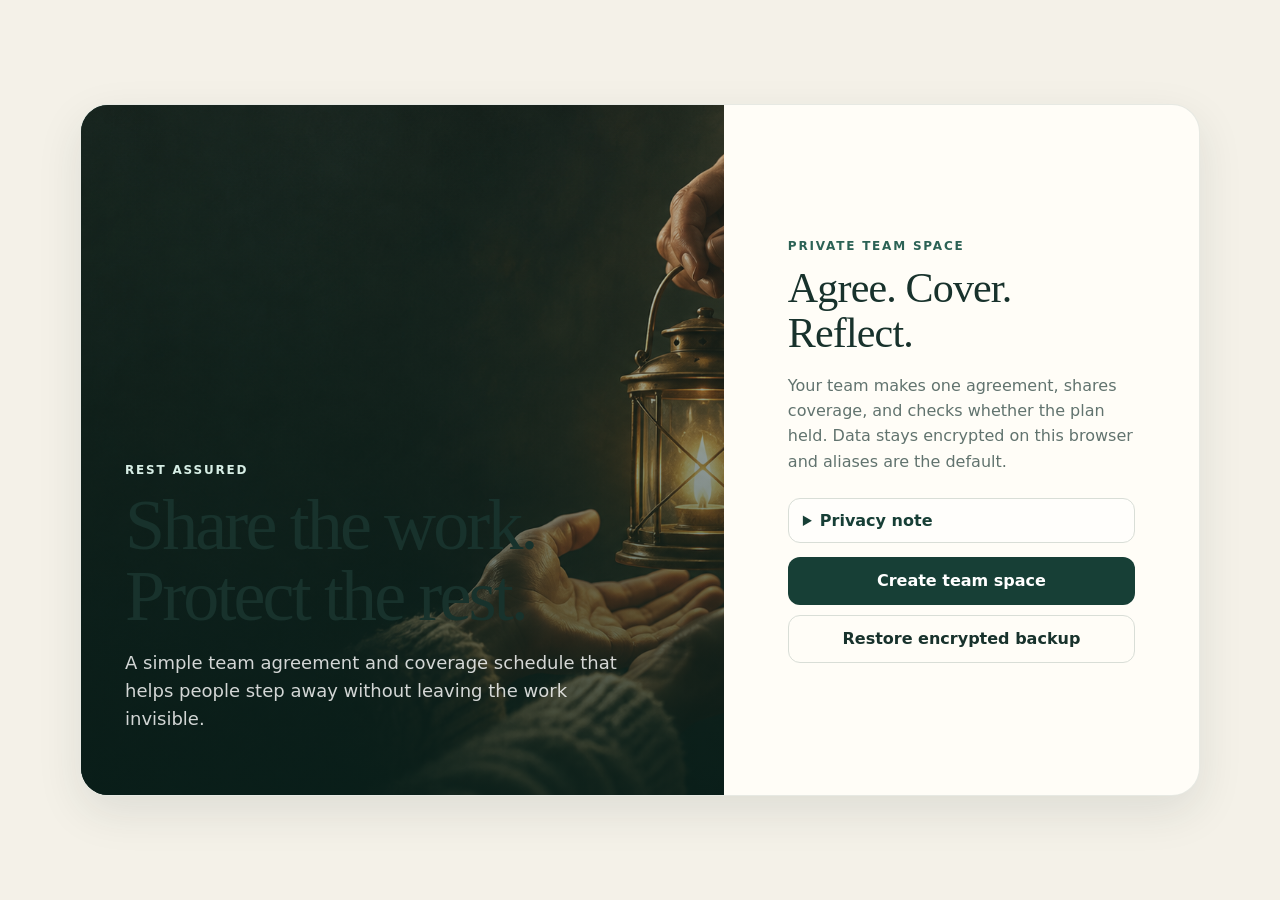
<file: index.html>
<!doctype html>
<html lang="en">
<head>
  <meta charset="utf-8">
  <meta name="viewport" content="width=device-width, initial-scale=1, viewport-fit=cover">
  <meta name="theme-color" content="#173f36">
  <meta name="color-scheme" content="light">
  <meta http-equiv="Content-Security-Policy" content="default-src 'self'; img-src 'self' data: blob:; style-src 'self'; script-src 'self'; connect-src 'none'; font-src 'none'; object-src 'none'; frame-src 'none'; base-uri 'none'; form-action 'self'">
  <title>Rest Assured</title>
  <link rel="manifest" href="manifest.webmanifest">
  <link rel="icon" href="assets/icon-192.png" type="image/png">
  <link rel="stylesheet" href="styles.css">
</head>
<body>
  <a class="skip-link" href="#main">Skip to main content</a>

  <div id="app-shell" class="app-shell hidden" aria-hidden="true">
    <header class="topbar no-print">
      <button id="brand-home" class="brand-button" type="button" aria-label="Go to overview">
        <span class="brand-mark" aria-hidden="true">◐</span>
        <span><strong>Rest Assured</strong><small>shared rest practice</small></span>
      </button>
      <div class="topbar-actions">
        <span id="save-state" class="save-state" aria-live="polite">Locked</span>
        <button id="print-button" class="button ghost" type="button">Print schedule</button>
        <button id="settings-button" class="button ghost" type="button">Settings</button>
        <button id="lock-button" class="button ghost" type="button">Lock</button>
      </div>
    </header>

    <div class="layout">
      <nav class="side-nav no-print" aria-label="Primary">
        <button data-view="overview" class="nav-item active" type="button"><span aria-hidden="true">⌂</span>Home</button>
        <button data-view="covenant" class="nav-item" type="button"><span aria-hidden="true">✦</span>Agreement</button>
        <button data-view="rota" class="nav-item" type="button"><span aria-hidden="true">↻</span>Coverage</button>
        <button data-view="pulse" class="nav-item" type="button"><span aria-hidden="true">◔</span>Reflect</button>
      </nav>

      <main id="main" class="main" tabindex="-1">
        <section id="view-overview" class="view active"></section>
        <section id="view-covenant" class="view"></section>
        <section id="view-rota" class="view"></section>
        <section id="view-pulse" class="view"></section>
        <section id="view-settings" class="view"></section>
      </main>
    </div>
  </div>

  <main id="gate" class="gate">
    <section class="gate-card" aria-labelledby="gate-title">
      <div class="gate-art" aria-hidden="true">
        <img src="assets/lantern.png" alt="">
        <div class="gate-art-overlay"></div>
        <div class="gate-art-copy">
          <p class="eyebrow light">Rest Assured</p>
          <h1 id="gate-title">Share the work.<br>Protect the rest.</h1>
          <p>A simple team agreement and coverage schedule that helps people step away without leaving the work invisible.</p>
        </div>
      </div>

      <div class="gate-panel">
        <div id="welcome-panel">
          <p class="eyebrow">Private team space</p>
          <h2>Agree. Cover. Reflect.</h2>
          <p class="lede">Your team makes one agreement, shares coverage, and checks whether the plan held. Data stays encrypted on this browser and aliases are the default.</p>
          <details class="plain-details"><summary>Privacy note</summary><p>This prototype is one-device only and has no cloud sync or tracking. A real high-risk deployment still needs an independent security review.</p></details>
          <div class="stack gap-sm">
            <button id="create-vault-button" class="button primary full" type="button">Create team space</button>
            <button id="unlock-existing-button" class="button secondary full hidden" type="button">Open existing team</button>
            <label class="button ghost full file-button">Restore encrypted backup<input id="import-gate-file" type="file" accept="application/json,.json" hidden></label>
          </div>
        </div>

        <form id="create-vault-form" class="hidden" novalidate>
          <button class="text-button back-to-welcome" type="button">← Back</button>
          <p class="eyebrow">Create team space</p>
          <h2>Protect this team with a passphrase.</h2>
          <p class="lede">There is no account or recovery service, so use a passphrase the team can safely retain.</p>
          <label class="field"><span>Passphrase</span><input id="new-passphrase" type="password" autocomplete="new-password" minlength="12" required><small>At least 12 characters. Prefer several unrelated words.</small></label>
          <label class="field"><span>Confirm passphrase</span><input id="confirm-passphrase" type="password" autocomplete="new-password" minlength="12" required></label>
          <label class="field"><span>Team name <em>optional</em></span><input id="new-team-label" type="text" maxlength="80" placeholder="e.g., Local team"></label>
          <label class="check-card"><input id="load-demo" type="checkbox"><span><strong>Load fictional Cedar / Birch / Ash demo</strong><small>Useful for the pitch. It contains only synthetic data.</small></span></label>
          <div id="create-error" class="form-error" role="alert"></div>
          <button class="button primary full" type="submit">Create team space</button>
        </form>

        <form id="unlock-form" class="hidden" novalidate>
          <button class="text-button back-to-welcome" type="button">← Back</button>
          <p class="eyebrow">Welcome back</p>
          <h2>Open your team space.</h2>
          <label class="field"><span>Passphrase</span><input id="unlock-passphrase" type="password" autocomplete="current-password" required autofocus></label>
          <div id="unlock-error" class="form-error" role="alert"></div>
          <button class="button primary full" type="submit">Open team space</button>
        </form>
      </div>
    </section>
  </main>

  <div id="modal-root"></div>
  <div id="toast" class="toast" role="status" aria-live="polite"></div>

  <script src="core.js"></script>
  <script src="app.js"></script>
</body>
</html>
</file>
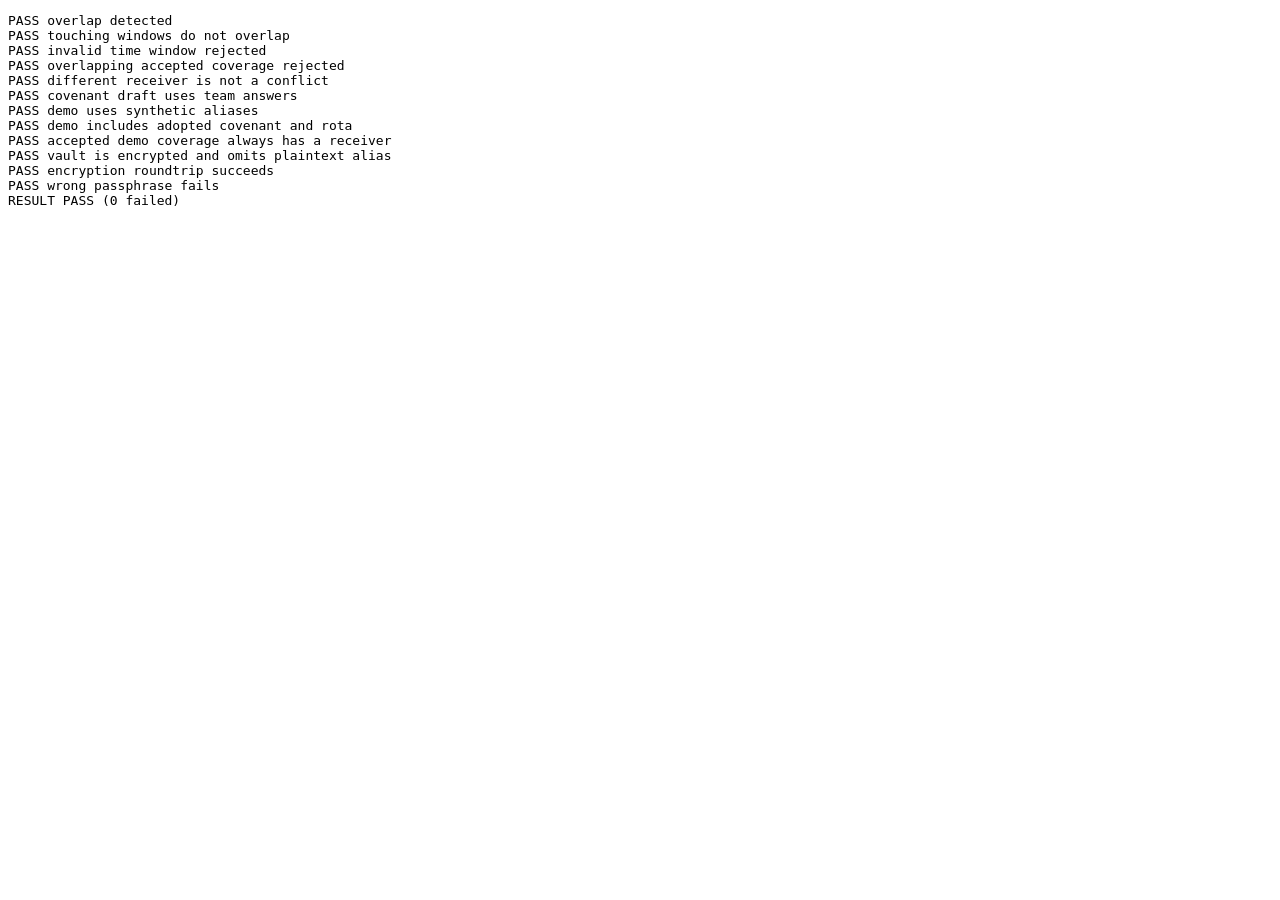
<file: tests.html>
<!doctype html>
<meta charset="utf-8">
<title>Rest Assured tests</title>
<pre id="out">Running…</pre>
<script src="core.js"></script>
<script>
(async () => {
  const C = window.RestAssuredCore;
  const lines = [];
  let failed = 0;
  function ok(condition, name) {
    if (condition) lines.push(`PASS ${name}`);
    else { lines.push(`FAIL ${name}`); failed += 1; }
  }
  try {
    ok(C.overlaps('2026-01-01T10:00:00Z','2026-01-01T12:00:00Z','2026-01-01T11:00:00Z','2026-01-01T13:00:00Z'), 'overlap detected');
    ok(!C.overlaps('2026-01-01T10:00:00Z','2026-01-01T12:00:00Z','2026-01-01T12:00:00Z','2026-01-01T13:00:00Z'), 'touching windows do not overlap');
    ok(C.validateTimeWindow('2026-01-01T12:00:00Z','2026-01-01T10:00:00Z').length > 0, 'invalid time window rejected');

    const s = C.blankState();
    s.team.aliases = [{id:'a',alias:'Cedar',role:''},{id:'b',alias:'Birch',role:''}];
    const p = {assignments:[{id:'x',coverageAliasId:'b',state:'accepted',start:'2026-01-01T10:00:00Z',end:'2026-01-01T12:00:00Z'}]};
    const conflict = C.findAcceptedConflict(p.assignments,{id:'y',coverageAliasId:'b',state:'accepted',start:'2026-01-01T11:00:00Z',end:'2026-01-01T13:00:00Z'});
    ok(Boolean(conflict), 'overlapping accepted coverage rejected');
    ok(!C.findAcceptedConflict(p.assignments,{id:'y',coverageAliasId:'a',state:'accepted',start:'2026-01-01T11:00:00Z',end:'2026-01-01T13:00:00Z'}), 'different receiver is not a conflict');

    const draft = C.buildCovenantDraft('secular', {restMeaning:'rest means stepping away',coverageRule:'coverage is accepted explicitly',genuineExceptions:'exceptions are discussed openly',pauseRule:'nonessential work can pause'});
    ok(draft.includes('rest means stepping away') && draft.includes('nonessential work can pause'), 'covenant draft uses team answers');

    const demo = C.createDemoState();
    ok(demo.team.aliases.map(x=>x.alias).join(',') === 'Cedar,Birch,Ash', 'demo uses synthetic aliases');
    ok(demo.covenant.status === 'adopted' && demo.periods[0].assignments.length === 4, 'demo includes adopted covenant and rota');
    ok(!demo.periods[0].assignments.some(a => a.state === 'accepted' && !a.coverageAliasId), 'accepted demo coverage always has a receiver');

    const pass = 'correct horse battery staple';
    const vault = await C.encryptState(demo, pass);
    ok(vault.format === 'rest-assured-encrypted-v1' && vault.ciphertext && !JSON.stringify(vault).includes('Cedar'), 'vault is encrypted and omits plaintext alias');
    const roundtrip = await C.decryptVault(vault, pass);
    ok(roundtrip.team.aliases[0].alias === 'Cedar', 'encryption roundtrip succeeds');
    let wrongFailed = false;
    try { await C.decryptVault(vault, 'this is the wrong passphrase'); } catch (_) { wrongFailed = true; }
    ok(wrongFailed, 'wrong passphrase fails');
  } catch (err) {
    lines.push(`ERROR ${err.stack || err}`);
    failed += 1;
  }
  lines.push(`RESULT ${failed === 0 ? 'PASS' : 'FAIL'} (${failed} failed)`);
  document.querySelector('#out').textContent = lines.join('\n');
  document.title = failed === 0 ? 'TESTS PASS' : 'TESTS FAIL';
})();
</script>
</file>
<file: styles.css>
:root {
  --ink: #18322c;
  --muted: #61736e;
  --paper: #f4f1e8;
  --card: #fffdf7;
  --line: #d9ded7;
  --green: #173f36;
  --green-2: #2c6255;
  --mint: #dcebe2;
  --mint-2: #edf5ef;
  --amber: #b56f2c;
  --amber-bg: #f7ead9;
  --red: #9d443a;
  --red-bg: #f7e4df;
  --blue-bg: #e7eef2;
  --shadow: 0 16px 45px rgba(27, 52, 45, .10);
  --radius: 20px;
  font-family: Inter, ui-sans-serif, system-ui, -apple-system, BlinkMacSystemFont, "Segoe UI", sans-serif;
}

* { box-sizing: border-box; }
html { background: var(--paper); color: var(--ink); }
body { margin: 0; min-height: 100vh; background: var(--paper); }
button, input, textarea, select { font: inherit; }
button { color: inherit; }
button:focus-visible, input:focus-visible, textarea:focus-visible, select:focus-visible, a:focus-visible { outline: 3px solid #7caa99; outline-offset: 2px; }
.hidden { display: none !important; }
.skip-link { position: fixed; left: 12px; top: -80px; z-index: 9999; padding: 10px 14px; background: #fff; border-radius: 8px; }
.skip-link:focus { top: 12px; }

.gate { min-height: 100vh; display: grid; place-items: center; padding: 24px; }
.gate-card { width: min(1120px, 100%); min-height: 690px; display: grid; grid-template-columns: 1.15fr .85fr; overflow: hidden; background: var(--card); border: 1px solid rgba(23, 63, 54, .1); border-radius: 28px; box-shadow: var(--shadow); }
.gate-art { position: relative; min-height: 690px; background: var(--green); overflow: hidden; }
.gate-art img { position: absolute; width: 100%; height: 100%; object-fit: cover; inset: 0; filter: saturate(.78) contrast(.94); }
.gate-art-overlay { position: absolute; inset: 0; background: linear-gradient(180deg, rgba(7, 31, 26, .12), rgba(7, 31, 26, .75)); }
.gate-art-copy { position: absolute; left: 44px; right: 44px; bottom: 44px; color: #fff; max-width: 560px; }
.gate-art-copy h1 { margin: 0 0 16px; font-family: Georgia, "Times New Roman", serif; font-size: clamp(42px, 6vw, 72px); font-weight: 500; line-height: .98; letter-spacing: -.04em; }
.gate-art-copy p:last-child { max-width: 520px; color: rgba(255,255,255,.82); font-size: 18px; line-height: 1.55; }
.gate-panel { padding: clamp(32px, 6vw, 64px); display: flex; align-items: center; }
.gate-panel > * { width: 100%; }

.eyebrow { margin: 0 0 10px; font-size: 12px; font-weight: 800; text-transform: uppercase; letter-spacing: .15em; color: var(--green-2); }
.eyebrow.light { color: #d7eee5; }
h1, h2, h3 { color: var(--ink); }
h2 { margin: 0 0 12px; font-family: Georgia, "Times New Roman", serif; font-size: clamp(30px, 4vw, 42px); font-weight: 500; line-height: 1.08; letter-spacing: -.02em; }
h3 { margin: 0 0 8px; font-size: 18px; }
p { line-height: 1.58; }
.lede { color: var(--muted); font-size: 16px; margin-bottom: 24px; }
.muted { color: var(--muted); }
.small { font-size: 13px; }

.callout { display: grid; gap: 4px; padding: 14px 16px; margin: 16px 0 24px; border-radius: 14px; font-size: 14px; line-height: 1.45; }
.callout.safety { background: var(--mint-2); border: 1px solid #c9e0d3; }
.callout.warning { background: var(--amber-bg); border: 1px solid #e4c7a2; }
.callout.danger { background: var(--red-bg); border: 1px solid #e7beb7; }
.callout strong { font-size: 13px; text-transform: uppercase; letter-spacing: .06em; }

.button { appearance: none; border: 1px solid transparent; border-radius: 12px; padding: 10px 15px; font-weight: 750; cursor: pointer; transition: transform .12s ease, background .12s ease, border-color .12s ease; display: inline-flex; justify-content: center; align-items: center; gap: 8px; text-decoration: none; }
.button:hover { transform: translateY(-1px); }
.button.primary { background: var(--green); color: #fff; }
.button.primary:hover { background: #0e332b; }
.button.secondary { background: var(--mint); border-color: #c0d8ce; color: var(--green); }
.button.ghost { background: transparent; border-color: var(--line); }
.button.ghost:hover { background: rgba(255,255,255,.55); }
.button.danger { background: var(--red-bg); border-color: #e3b4ac; color: #7c2e26; }
.button.small { padding: 7px 10px; border-radius: 10px; font-size: 13px; }
.button.full { width: 100%; min-height: 48px; }
.button[disabled] { opacity: .45; cursor: not-allowed; transform: none; }
.text-button { appearance: none; border: 0; background: none; padding: 0; margin-bottom: 24px; cursor: pointer; font-weight: 700; color: var(--green-2); }
.file-button { cursor: pointer; }
.stack { display: grid; }
.gap-sm { gap: 10px; }
.gap-md { gap: 16px; }

.field { display: grid; gap: 7px; margin: 0 0 16px; }
.field > span { font-size: 13px; font-weight: 750; }
.field em { font-weight: 500; color: var(--muted); }
.field small { color: var(--muted); }
.field input, .field textarea, .field select, .compact-input { width: 100%; border: 1px solid #cbd3cd; background: #fff; border-radius: 11px; padding: 11px 12px; color: var(--ink); }
.field textarea { min-height: 110px; resize: vertical; line-height: 1.5; }
.compact-input { padding: 8px 10px; }
.form-error { min-height: 24px; margin: 2px 0 8px; color: var(--red); font-size: 14px; font-weight: 650; }
.check-card { display: flex; gap: 12px; align-items: flex-start; border: 1px solid var(--line); border-radius: 14px; padding: 14px; margin: 16px 0 20px; cursor: pointer; }
.check-card input { margin-top: 3px; accent-color: var(--green); }
.check-card span { display: grid; gap: 4px; }
.check-card small { color: var(--muted); }

.app-shell { min-height: 100vh; }
.topbar { height: 68px; display: flex; justify-content: space-between; align-items: center; gap: 16px; padding: 0 22px; background: rgba(244, 241, 232, .95); backdrop-filter: blur(10px); border-bottom: 1px solid rgba(23, 63, 54, .10); position: sticky; top: 0; z-index: 30; }
.brand-button { appearance: none; border: 0; background: none; display: flex; align-items: center; gap: 11px; cursor: pointer; padding: 6px; text-align: left; }
.brand-mark { width: 35px; height: 35px; display: grid; place-items: center; border-radius: 50%; background: var(--green); color: #fff; font-size: 22px; }
.brand-button strong { display: block; font-family: Georgia, "Times New Roman", serif; font-size: 18px; font-weight: 600; }
.brand-button small { display: block; color: var(--muted); font-size: 11px; }
.topbar-actions { display: flex; align-items: center; gap: 8px; }
.save-state { min-width: 70px; text-align: right; color: var(--muted); font-size: 12px; }

.layout { display: grid; grid-template-columns: 220px minmax(0, 1fr); min-height: calc(100vh - 68px); }
.side-nav { padding: 22px 16px; border-right: 1px solid rgba(23, 63, 54, .10); position: sticky; top: 68px; height: calc(100vh - 68px); }
.nav-item { width: 100%; display: flex; align-items: center; gap: 10px; border: 0; background: transparent; padding: 11px 12px; border-radius: 11px; font-weight: 700; color: #40514d; cursor: pointer; text-align: left; }
.nav-item:hover { background: rgba(255,255,255,.5); }
.nav-item.active { background: var(--mint); color: var(--green); }
.nav-item span { width: 20px; text-align: center; }
.main { width: 100%; max-width: 1180px; margin: 0 auto; padding: 38px clamp(20px, 5vw, 62px) 70px; }
.view { display: none; }
.view.active { display: block; }

.page-head { display: flex; justify-content: space-between; align-items: flex-end; gap: 24px; margin-bottom: 26px; }
.page-head h1 { font-family: Georgia, "Times New Roman", serif; font-weight: 500; font-size: clamp(34px, 4vw, 50px); margin: 0 0 6px; letter-spacing: -.025em; }
.page-head p { margin: 0; color: var(--muted); max-width: 700px; }
.page-actions { display: flex; gap: 8px; flex-wrap: wrap; justify-content: flex-end; }

.grid { display: grid; gap: 16px; }
.grid.two { grid-template-columns: repeat(2, minmax(0, 1fr)); }
.grid.three { grid-template-columns: repeat(3, minmax(0, 1fr)); }
.card { background: var(--card); border: 1px solid rgba(23,63,54,.12); border-radius: var(--radius); padding: 20px; box-shadow: 0 6px 24px rgba(26, 53, 46, .045); }
.card.soft { background: rgba(255,253,247,.58); box-shadow: none; }
.card h3 + p { margin-top: 6px; }
.metric { padding: 18px; }
.metric .value { font-family: Georgia, "Times New Roman", serif; font-size: 38px; line-height: 1; margin-bottom: 8px; }
.metric .label { font-size: 13px; color: var(--muted); }
.status-row { display: flex; align-items: center; justify-content: space-between; gap: 16px; padding: 12px 0; border-bottom: 1px solid var(--line); }
.status-row:last-child { border-bottom: 0; }
.status-row strong { font-size: 14px; }
.status-row span { color: var(--muted); font-size: 13px; }

.badge { display: inline-flex; align-items: center; gap: 5px; padding: 5px 9px; border-radius: 999px; font-size: 11px; font-weight: 800; text-transform: uppercase; letter-spacing: .045em; white-space: nowrap; }
.badge.accepted { background: #dceee2; color: #24593f; }
.badge.proposed { background: var(--blue-bg); color: #3a596d; }
.badge.needs-revision { background: var(--amber-bg); color: #895018; }
.badge.paused-by-agreement { background: #ebe7df; color: #665e54; }
.badge.adopted { background: #dceee2; color: #24593f; }
.badge.draft { background: #eeeae0; color: #655e52; }

.section-title { display: flex; align-items: center; justify-content: space-between; gap: 12px; margin: 28px 0 12px; }
.section-title h2 { margin: 0; font-size: 26px; }
.rule { border: 0; border-top: 1px solid var(--line); margin: 22px 0; }

.frame-picker { display: grid; grid-template-columns: repeat(3, 1fr); gap: 10px; margin-bottom: 18px; }
.frame-option { position: relative; }
.frame-option input { position: absolute; opacity: 0; pointer-events: none; }
.frame-option span { display: block; padding: 13px 12px; border: 1px solid var(--line); border-radius: 12px; text-align: center; font-weight: 750; cursor: pointer; background: #fff; }
.frame-option input:checked + span { background: var(--mint); border-color: #a8cbbb; color: var(--green); box-shadow: inset 0 0 0 1px #a8cbbb; }

.alias-list { display: grid; gap: 10px; }
.alias-row { display: grid; grid-template-columns: 1.1fr 1.3fr auto; gap: 10px; align-items: center; padding: 12px; border: 1px solid var(--line); border-radius: 14px; background: #fff; }
.empty-state { padding: 28px; text-align: center; border: 1px dashed #bfc9c3; border-radius: 16px; background: rgba(255,255,255,.35); color: var(--muted); }
.empty-state strong { display: block; color: var(--ink); margin-bottom: 6px; }

.period-bar { display: flex; justify-content: space-between; align-items: center; gap: 16px; flex-wrap: wrap; margin-bottom: 14px; }
.period-label { display: flex; align-items: center; gap: 10px; flex-wrap: wrap; }
.period-label strong { font-size: 18px; }
.rota-list { display: grid; gap: 12px; }
.assignment-card { border: 1px solid var(--line); border-radius: 18px; background: #fff; overflow: hidden; }
.assignment-head { display: grid; grid-template-columns: minmax(180px, 1.4fr) minmax(150px, 1fr) auto; gap: 14px; align-items: center; padding: 16px; }
.assignment-title strong { display: block; font-size: 17px; }
.assignment-title small { color: var(--muted); }
.assignment-people { font-size: 13px; color: var(--muted); }
.assignment-people strong { color: var(--ink); }
.assignment-body { border-top: 1px solid var(--line); padding: 0 16px 16px; }
.handover-grid { display: grid; grid-template-columns: repeat(2, minmax(0, 1fr)); gap: 12px; margin-top: 14px; }
.handover-item { background: #f8f7f2; border-radius: 11px; padding: 11px 12px; min-height: 75px; }
.handover-item dt { font-size: 11px; text-transform: uppercase; letter-spacing: .06em; font-weight: 800; color: var(--muted); margin-bottom: 5px; }
.handover-item dd { margin: 0; font-size: 13px; line-height: 1.45; white-space: pre-wrap; overflow-wrap: anywhere; }
.assignment-actions { display: flex; gap: 7px; flex-wrap: wrap; margin-top: 14px; }

.pulse-choice { display: grid; grid-template-columns: repeat(4, minmax(0, 1fr)); gap: 10px; margin-top: 18px; }
.pulse-choice button { min-height: 76px; border: 1px solid var(--line); background: #fff; border-radius: 14px; font-weight: 800; cursor: pointer; }
.pulse-choice button:hover { background: var(--mint-2); }
.pulse-choice button.selected { background: var(--mint); border-color: #9fc6b4; color: var(--green); box-shadow: inset 0 0 0 1px #9fc6b4; }

.data-facts { display: grid; gap: 10px; }
.data-fact { display: grid; grid-template-columns: 170px 1fr; gap: 16px; padding: 11px 0; border-bottom: 1px solid var(--line); }
.data-fact:last-child { border-bottom: 0; }
.data-fact dt { font-weight: 750; font-size: 13px; }
.data-fact dd { margin: 0; color: var(--muted); font-size: 13px; line-height: 1.55; }

.modal-backdrop { position: fixed; inset: 0; z-index: 80; background: rgba(10, 30, 25, .48); display: grid; place-items: center; padding: 20px; }
.modal { width: min(720px, 100%); max-height: min(88vh, 900px); overflow: auto; background: var(--card); border-radius: 22px; border: 1px solid rgba(255,255,255,.5); box-shadow: 0 28px 80px rgba(8, 27, 23, .25); }
.modal-head { position: sticky; top: 0; z-index: 3; display: flex; justify-content: space-between; align-items: flex-start; gap: 12px; padding: 20px 22px 14px; background: rgba(255,253,247,.96); backdrop-filter: blur(8px); border-bottom: 1px solid var(--line); }
.modal-head h2 { font-size: 28px; margin: 0; }
.icon-button { width: 36px; height: 36px; display: grid; place-items: center; border-radius: 50%; border: 1px solid var(--line); background: transparent; cursor: pointer; font-size: 20px; }
.modal-body { padding: 20px 22px 24px; }
.form-grid { display: grid; grid-template-columns: repeat(2, minmax(0, 1fr)); gap: 0 14px; }
.form-grid .span-2 { grid-column: 1 / -1; }
.modal-actions { display: flex; justify-content: flex-end; gap: 8px; margin-top: 18px; }

.toast { position: fixed; right: 18px; bottom: 18px; z-index: 100; transform: translateY(120px); opacity: 0; background: #102f28; color: #fff; padding: 12px 15px; border-radius: 12px; box-shadow: var(--shadow); transition: .25s ease; max-width: 360px; font-size: 14px; }
.toast.show { transform: translateY(0); opacity: 1; }

.print-only { display: none; }

@media (max-width: 900px) {
  .gate { padding: 0; }
  .gate-card { min-height: 100vh; border-radius: 0; grid-template-columns: 1fr; }
  .gate-art { min-height: 320px; }
  .gate-art-copy { left: 26px; right: 26px; bottom: 24px; }
  .gate-art-copy h1 { font-size: 48px; }
  .gate-panel { padding: 34px 26px 44px; }
  .layout { grid-template-columns: 1fr; }
  .side-nav { position: fixed; z-index: 40; bottom: 0; top: auto; left: 0; right: 0; height: auto; display: grid; grid-template-columns: repeat(4, 1fr); padding: 7px max(7px, env(safe-area-inset-right)) calc(7px + env(safe-area-inset-bottom)) max(7px, env(safe-area-inset-left)); background: rgba(250, 248, 241, .97); backdrop-filter: blur(12px); border-right: 0; border-top: 1px solid var(--line); }
  .nav-item { display: grid; justify-items: center; gap: 2px; padding: 6px 2px; font-size: 10px; }
  .nav-item span { font-size: 17px; }
  .main { padding: 28px 20px 95px; }
  .grid.three { grid-template-columns: 1fr; }
  .assignment-head { grid-template-columns: 1fr auto; }
  .assignment-people { grid-column: 1 / -1; }
}

@media (max-width: 650px) {
  .topbar { padding: 0 12px; }
  .brand-button small, .save-state, #print-button { display: none; }
  .page-head { align-items: flex-start; flex-direction: column; }
  .page-actions { justify-content: flex-start; }
  .grid.two, .form-grid, .handover-grid { grid-template-columns: 1fr; }
  .form-grid .span-2 { grid-column: auto; }
  .frame-picker { grid-template-columns: 1fr; }
  .alias-row { grid-template-columns: 1fr; }
  .pulse-choice { grid-template-columns: repeat(2, 1fr); }
  .data-fact { grid-template-columns: 1fr; gap: 4px; }
}

@media print {
  :root { --paper: #fff; --card: #fff; --ink: #111; --muted: #444; }
  body { background: #fff; }
  .no-print, .modal-backdrop, .toast { display: none !important; }
  .app-shell { display: block !important; }
  .layout { display: block; }
  .main { max-width: none; padding: 0; }
  .view { display: none !important; }
  #view-rota { display: block !important; }
  #view-rota .page-actions, #view-rota .button, #view-rota .callout.warning { display: none !important; }
  .print-only { display: block !important; }
  .card, .assignment-card { box-shadow: none; break-inside: avoid; }
  .assignment-card { margin-bottom: 10px; }
  .assignment-body { display: block !important; }
  .badge { border: 1px solid #aaa; background: #fff !important; color: #111 !important; }
  @page { margin: .6in; }
}

/* Simplified UX: Agree → Cover → Reflect. Advanced identity/privacy controls live in Settings. */
.plain-details { border: 1px solid var(--line); border-radius: 12px; background: rgba(255,255,255,.42); margin: 14px 0; }
.plain-details summary { cursor: pointer; padding: 12px 14px; font-weight: 750; color: var(--green); }
.plain-details > p, .plain-details .details-body { padding: 0 14px 14px; margin: 0; color: var(--muted); line-height: 1.55; }
.compact-head { align-items: flex-start; }
.left-actions { justify-content: flex-start; }

.home-hero { max-width: 880px; margin-bottom: 24px; }
.home-hero h1 { font-family: Georgia, "Times New Roman", serif; font-size: clamp(40px, 5vw, 62px); font-weight: 500; line-height: 1; letter-spacing: -.035em; margin: 0 0 14px; }
.home-hero > p:not(.eyebrow) { color: var(--muted); font-size: 18px; line-height: 1.55; max-width: 760px; }
.next-action-card { margin-top: 24px; display: flex; align-items: center; justify-content: space-between; gap: 18px; padding: 18px 20px; border-radius: 18px; background: var(--green); color: #fff; box-shadow: var(--shadow); }
.next-action-card > div { display: grid; gap: 4px; }
.next-action-card strong { font-size: 20px; }
.next-action-card small { color: rgba(255,255,255,.74); line-height: 1.4; }
.next-action-card .button.primary { background: #fff; color: var(--green); white-space: nowrap; }
.next-label { color: #cae4d7; text-transform: uppercase; letter-spacing: .1em; font-weight: 800; font-size: 10px; }

.journey-grid { display: grid; grid-template-columns: repeat(3, minmax(0, 1fr)); gap: 14px; margin: 20px 0; }
.journey-card { display: grid; grid-template-columns: 42px 1fr; gap: 12px; padding: 18px; border: 1px solid var(--line); border-radius: 18px; background: var(--card); }
.journey-card.done { background: var(--mint-2); }
.journey-number { width: 38px; height: 38px; border-radius: 50%; display: grid; place-items: center; background: var(--mint); color: var(--green); font-weight: 900; }
.journey-card.done .journey-number { background: var(--green); color: #fff; }
.journey-card h3 { margin: 2px 0 6px; }
.journey-card p { color: var(--muted); font-size: 13px; line-height: 1.5; margin: 0 0 12px; }
.text-link { appearance: none; border: 0; background: transparent; padding: 0; color: var(--green-2); cursor: pointer; font: inherit; font-weight: 800; text-align: left; }
.current-plan-card { display: flex; align-items: center; justify-content: space-between; gap: 20px; }
.simple-stats { display: flex; gap: 10px; flex-wrap: wrap; }
.simple-stats span { display: inline-flex; align-items: baseline; gap: 5px; background: #f2f4ef; border-radius: 999px; padding: 7px 10px; font-size: 12px; color: var(--muted); }
.simple-stats strong { color: var(--ink); font-size: 15px; }
.simple-stats .attention { background: var(--amber-bg); color: #895018; }
.privacy-footnote { color: var(--muted); font-size: 12px; margin: 16px 2px 0; line-height: 1.5; }
.privacy-footnote .text-link { font-size: inherit; }

.flow-card { padding: 0; overflow: hidden; }
.flow-section { padding: 22px; border-bottom: 1px solid var(--line); }
.flow-section.last { border-bottom: 0; }
.flow-section > h3 { margin-bottom: 14px; }
.agreement-more { margin: 0 0 16px; }

.setup-card { display: flex; align-items: center; justify-content: space-between; gap: 20px; margin-bottom: 16px; }
.setup-card p { margin-bottom: 0; }
.start-period-card { text-align: center; padding: clamp(32px, 6vw, 64px) 24px; }
.start-period-card h2 { margin-top: 12px; }
.start-period-card p { color: var(--muted); max-width: 560px; margin: 0 auto 20px; line-height: 1.55; }
.start-icon { width: 52px; height: 52px; margin: 0 auto; border-radius: 50%; display: grid; place-items: center; background: var(--mint); color: var(--green); font-size: 27px; }
.center-actions { display: flex; justify-content: center; gap: 8px; flex-wrap: wrap; }
.period-summary { display: flex; align-items: center; justify-content: space-between; gap: 20px; margin-bottom: 14px; }
.period-summary h3 { margin: 0; font-size: 19px; }
.period-summary .eyebrow { margin-bottom: 5px; }
.safety-details { margin-top: 16px; }

.simple-assignment-head { grid-template-columns: minmax(180px, 1.2fr) minmax(220px, 1.3fr) auto; }
.handoff-line { display: flex; gap: 9px; align-items: center; color: var(--muted); font-size: 13px; flex-wrap: wrap; }
.handoff-line strong { color: var(--ink); }
.compact-assignment-body { padding-top: 12px; }
.handover-details { border: 0; margin: 0; background: transparent; }
.handover-details summary { cursor: pointer; color: var(--green-2); font-size: 13px; font-weight: 800; }
.handover-none { margin: 0 0 10px; }
.handover-form-details { margin: 6px 0 10px; }

.pulse-card { text-align: center; padding: clamp(24px, 5vw, 46px); }
.pulse-card h2 { max-width: 700px; margin: 8px auto 16px; }
.recorded-note { margin: 18px 0 0; font-size: 13px; color: var(--muted); }

.settings-stack { display: grid; gap: 16px; }
.section-row { display: flex; align-items: flex-start; justify-content: space-between; gap: 18px; margin-bottom: 16px; }
.section-row p { margin-bottom: 0; }
.identity-toggle { display: inline-grid; grid-template-columns: repeat(2, auto); gap: 6px; padding: 4px; border-radius: 12px; background: #f0f1eb; margin-bottom: 14px; }
.identity-toggle label { position: relative; }
.identity-toggle input { position: absolute; opacity: 0; pointer-events: none; }
.identity-toggle span { display: block; padding: 8px 12px; border-radius: 9px; cursor: pointer; font-size: 13px; font-weight: 750; }
.identity-toggle input:checked + span { background: #fff; color: var(--green); box-shadow: 0 1px 6px rgba(20,50,42,.1); }
.inline-warning { background: var(--amber-bg); color: #744513; padding: 10px 12px; border-radius: 10px; font-size: 12px; line-height: 1.5; }
.simple-alias-list { margin-top: 8px; }
.settings-controls .field { margin-bottom: 0; }
.settings-actions { display: flex; gap: 8px; flex-wrap: wrap; margin: 18px 0 0; }

@media (max-width: 900px) {
  .side-nav { grid-template-columns: repeat(4, 1fr); }
  .journey-grid { grid-template-columns: 1fr; }
  .simple-assignment-head { grid-template-columns: 1fr auto; }
  .simple-assignment-head .handoff-line { grid-column: 1 / -1; }
  .current-plan-card, .period-summary, .setup-card { align-items: flex-start; flex-direction: column; }
}

@media (max-width: 650px) {
  #settings-button { padding-inline: 10px; }
  .next-action-card { align-items: stretch; flex-direction: column; }
  .next-action-card .button { width: 100%; }
  .section-row { flex-direction: column; }
  .section-row .button { width: 100%; }
  .identity-toggle { width: 100%; grid-template-columns: repeat(2, 1fr); }
  .identity-toggle span { text-align: center; }
  .settings-actions { display: grid; grid-template-columns: 1fr; }
  .settings-actions .button { width: 100%; }
}
#settings-button.active { background: var(--mint); border-color: #b9d4c8; color: var(--green); }
</file>
